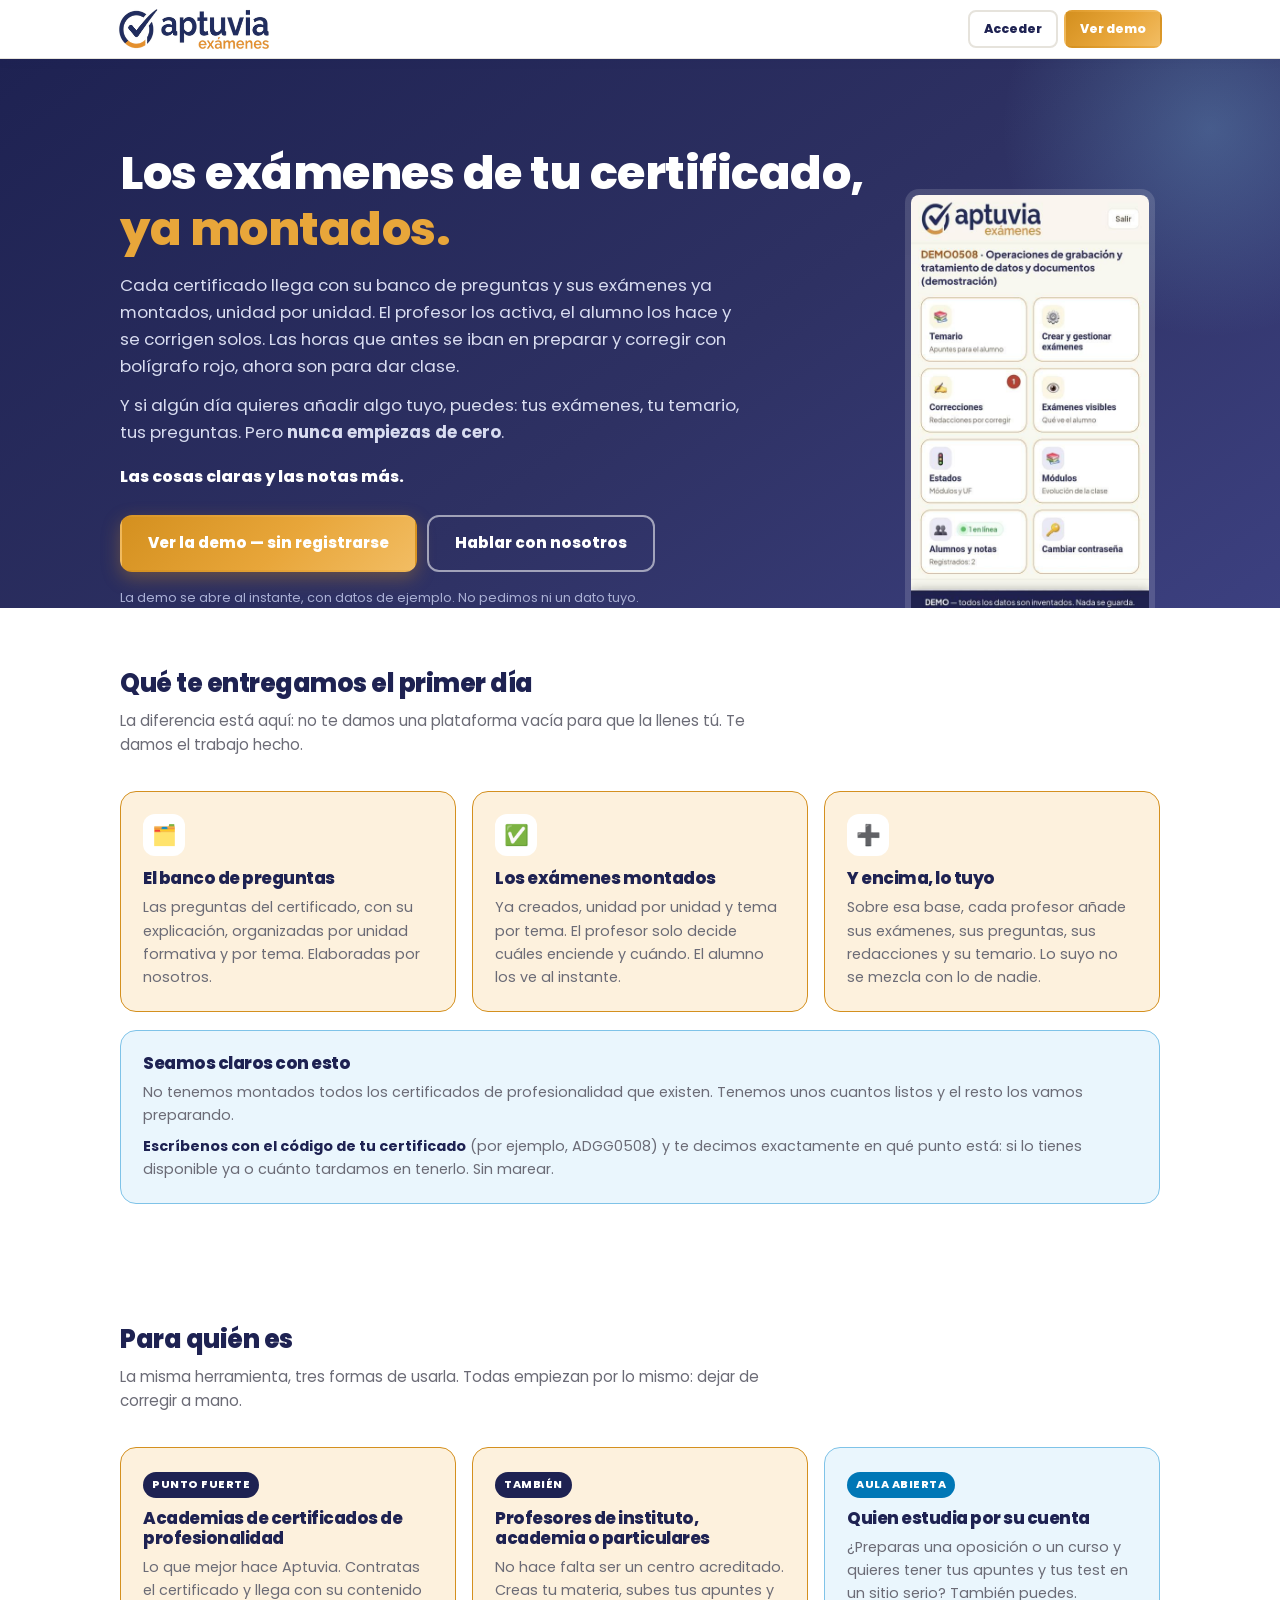
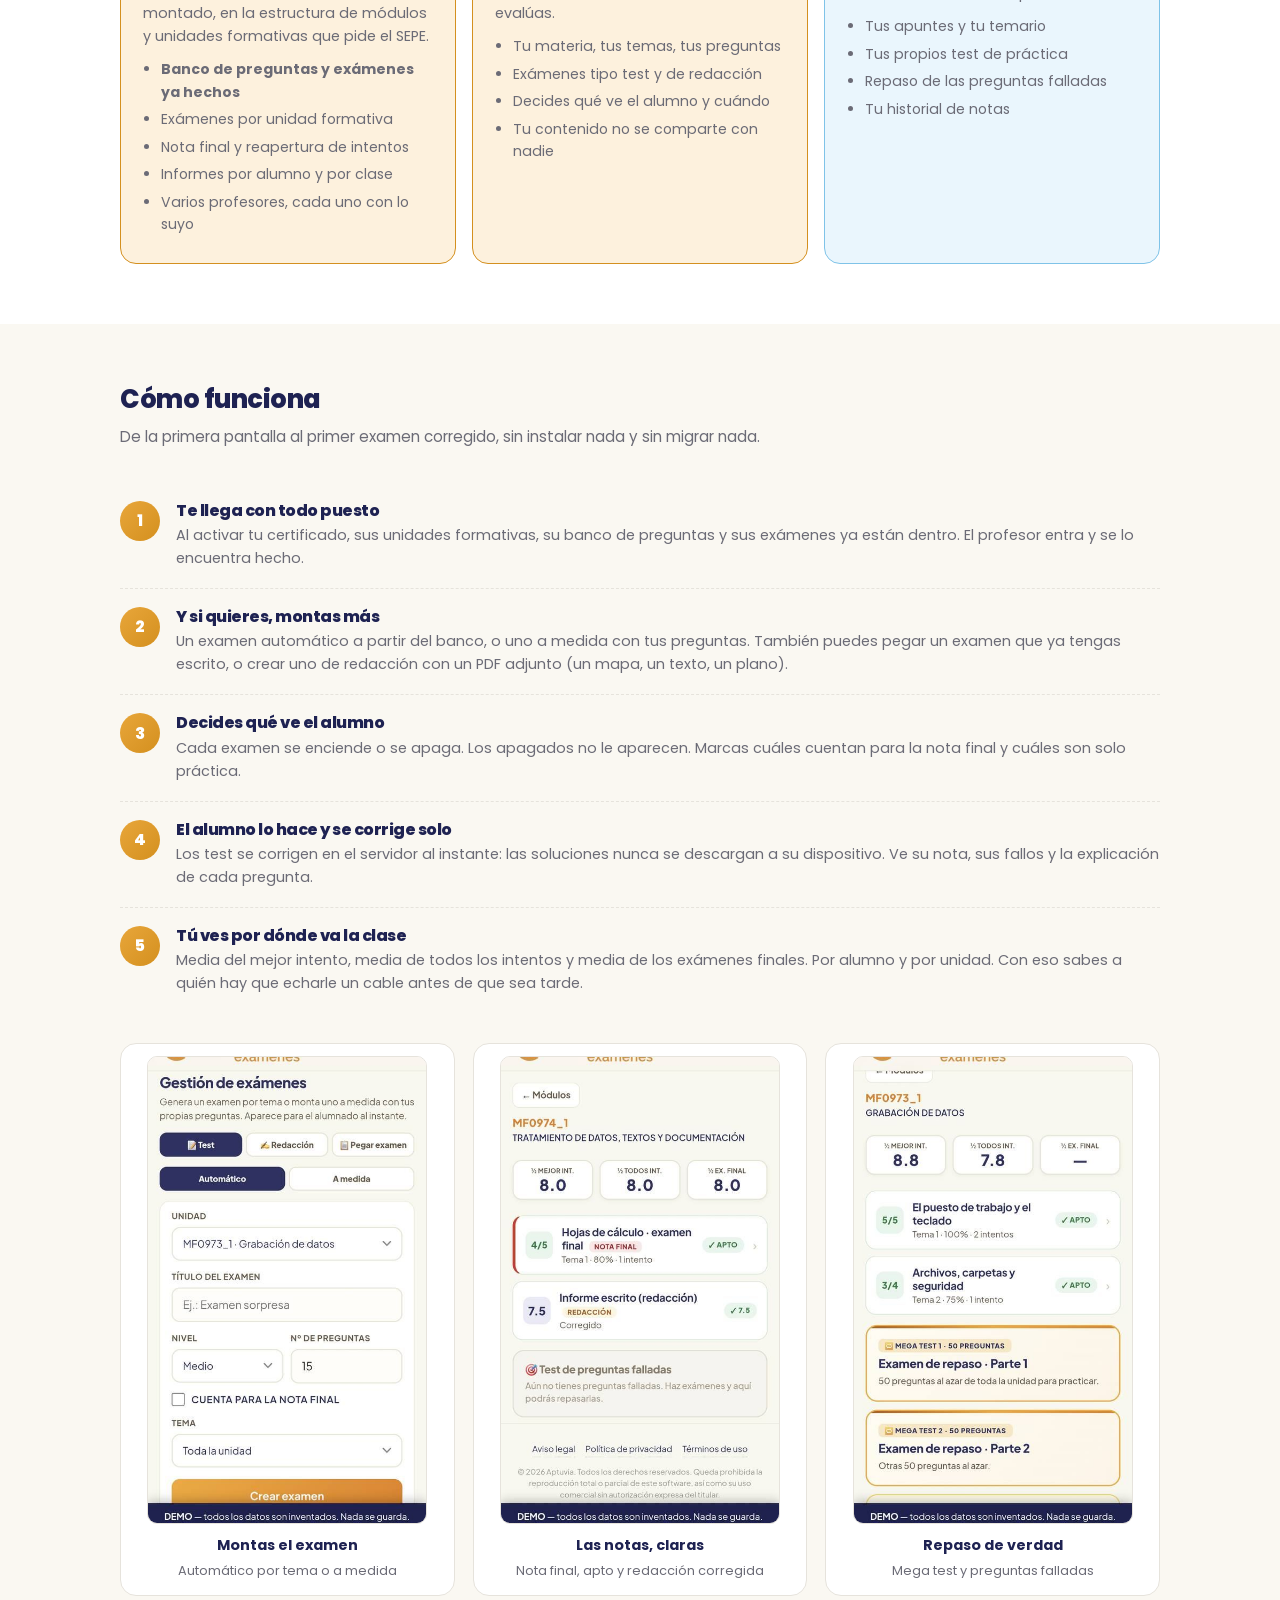
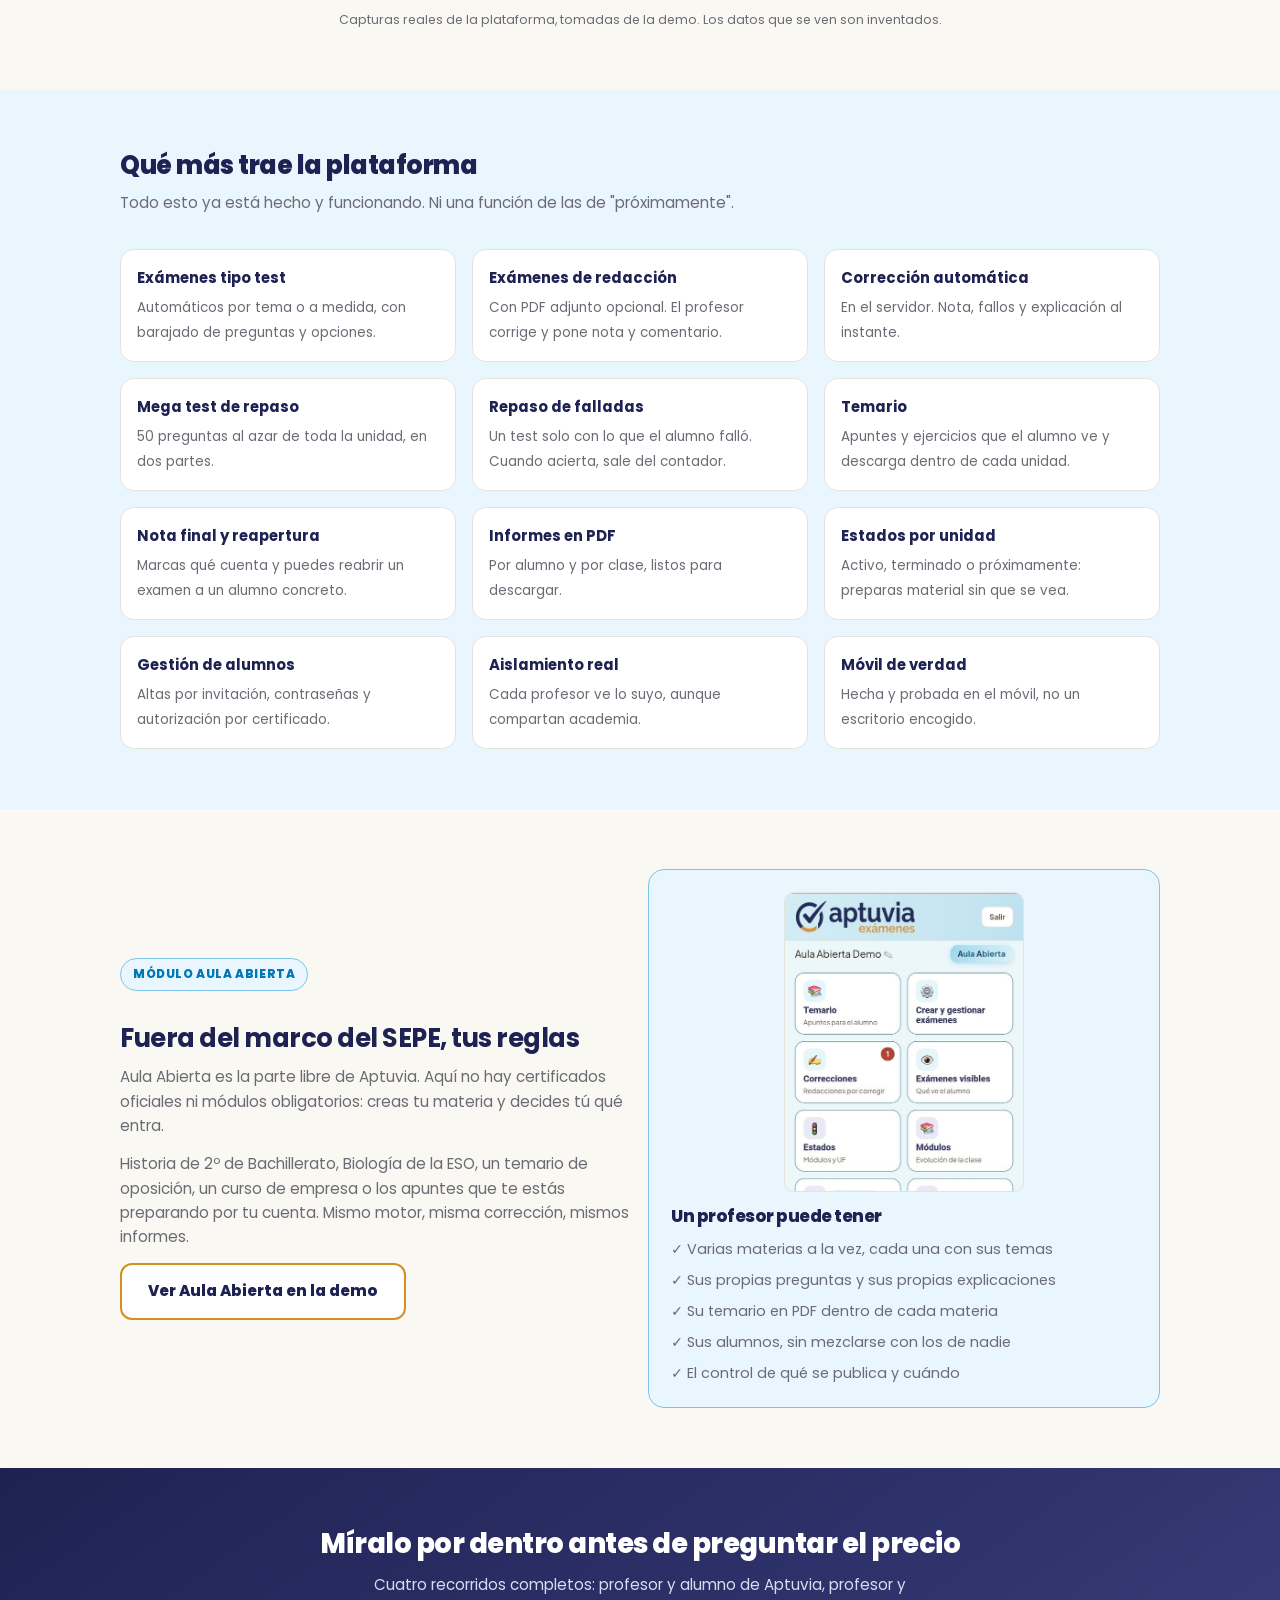
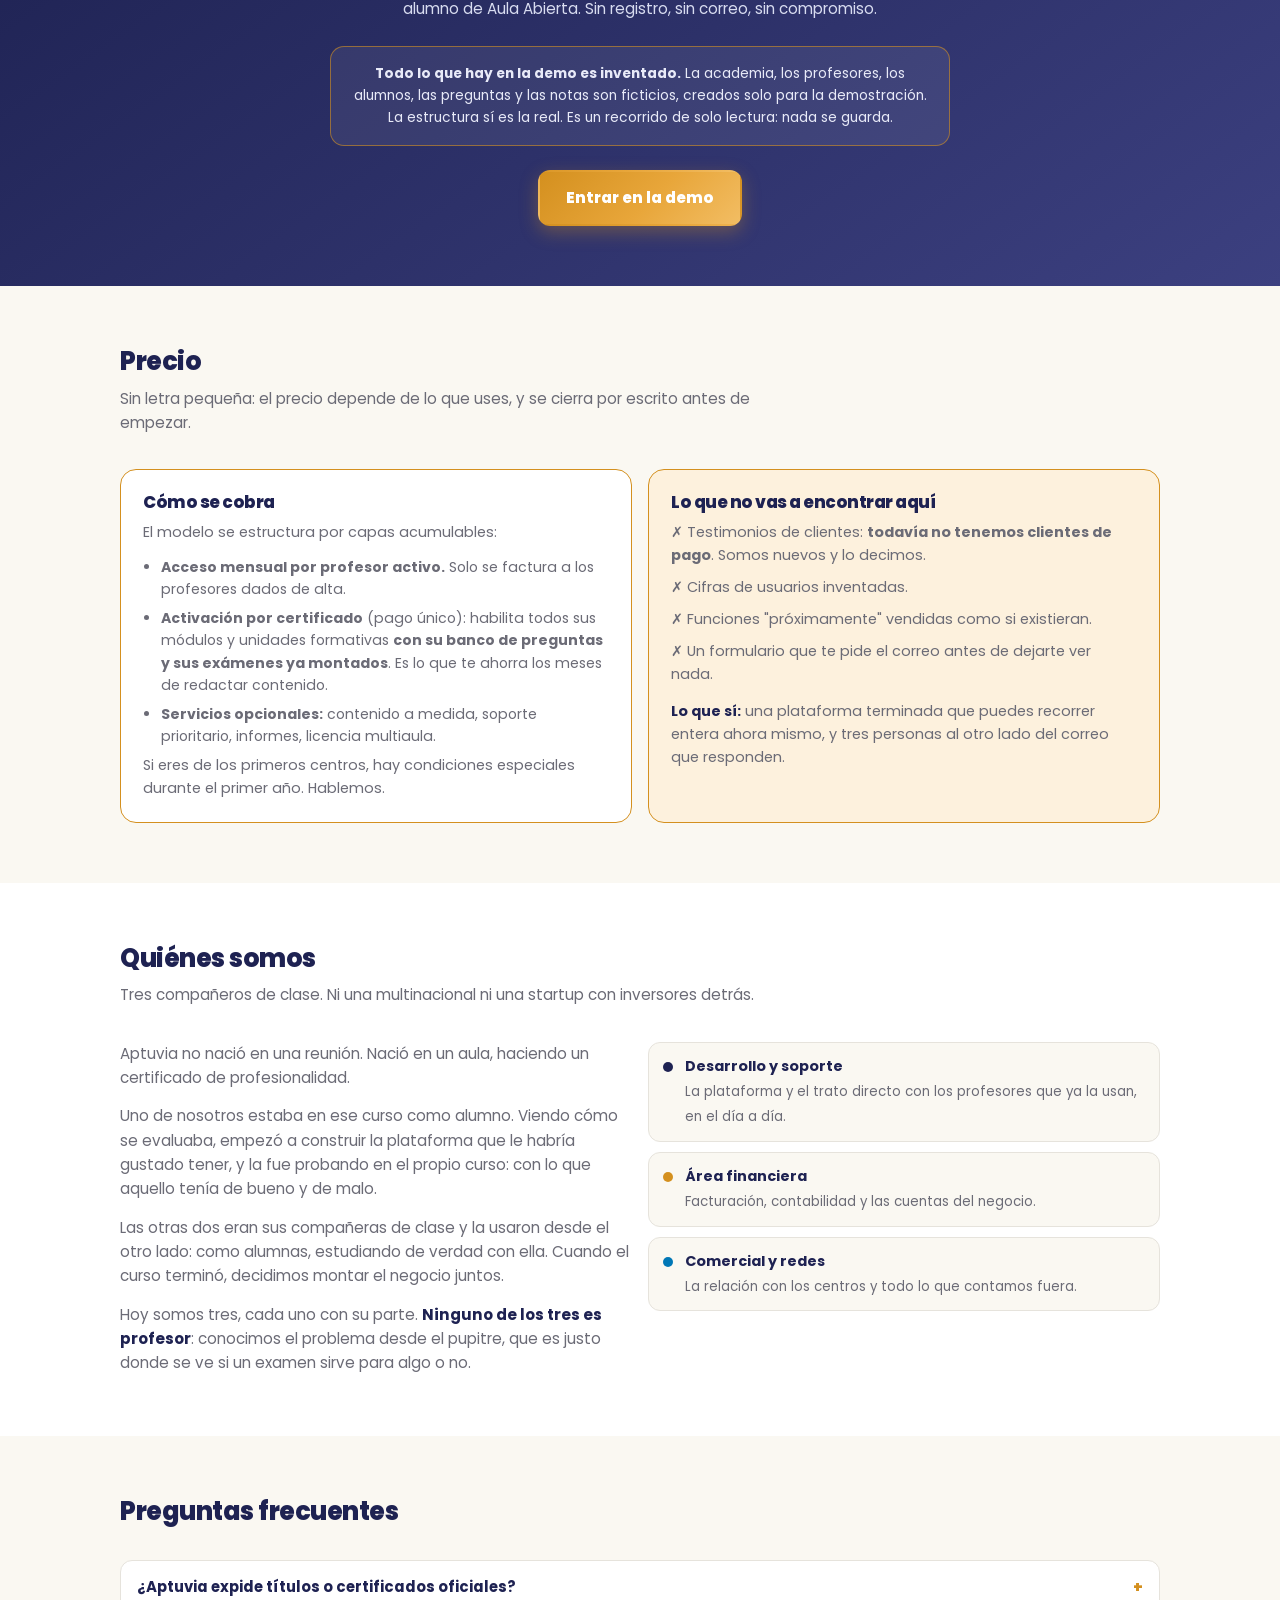
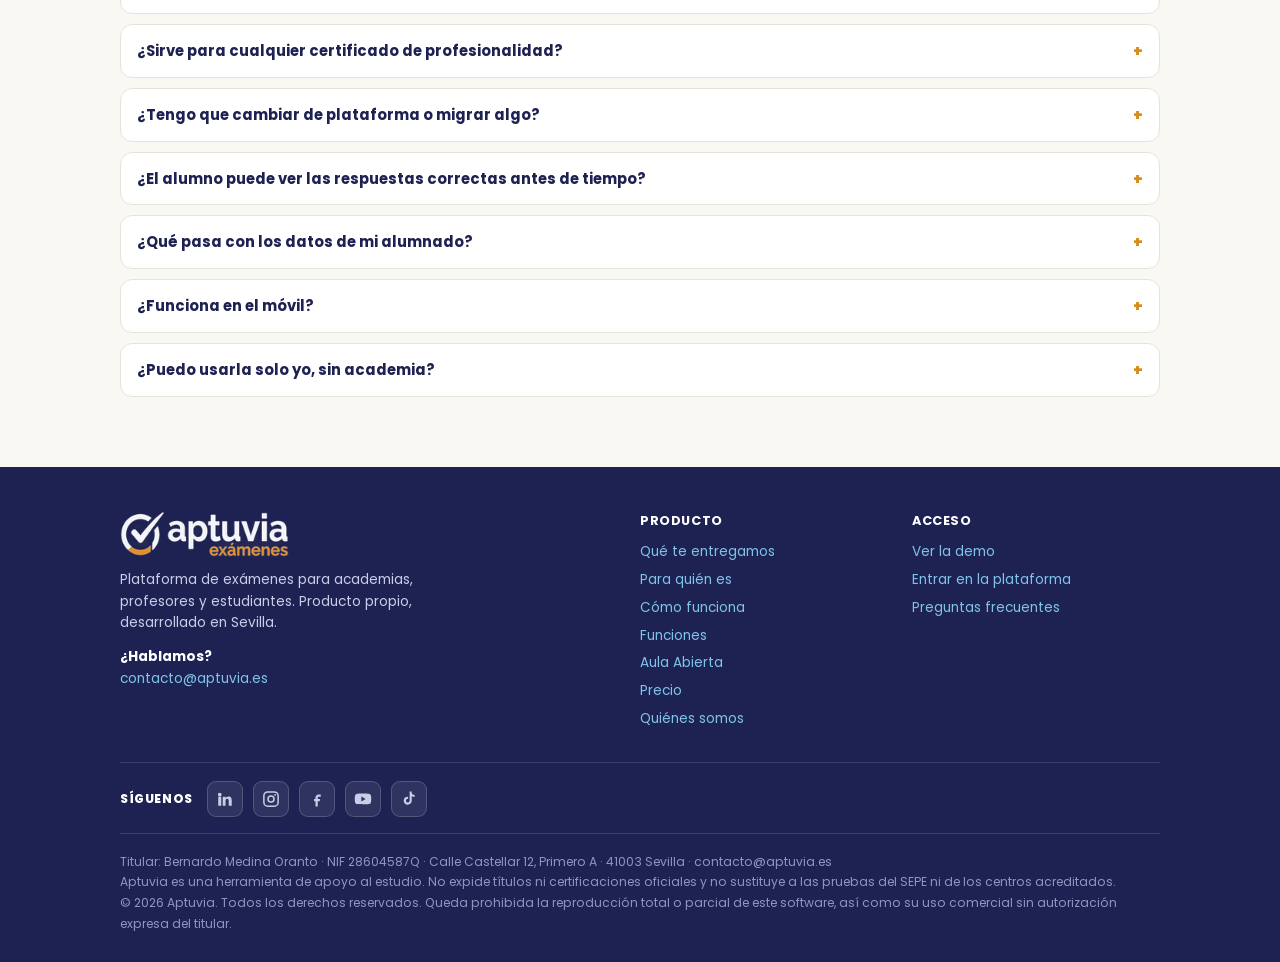
<file: index.html>
<!DOCTYPE html>
<html lang="es">
<head>
<meta charset="utf-8">
<meta name="viewport" content="width=device-width, initial-scale=1">
<title>Aptuvia · Plataforma de exámenes para academias, profesores y opositores</title>
<meta name="description" content="Crea tus exámenes, sube tu temario y deja que la plataforma corrija. Para academias de certificados de profesionalidad, profesores de instituto, particulares y opositores. Pruébala sin registrarte.">
<link rel="preload" as="image" href="/img/captura-panel-profesor.jpg" fetchpriority="high">
<link rel="manifest" href="/site.webmanifest">
<link rel="icon" type="image/png" sizes="192x192" href="/icon-192.png">
<link rel="apple-touch-icon" href="/icon-192.png">
<meta name="theme-color" content="#1e2252">
<link rel="canonical" href="https://aptuvia.es/">
<meta property="og:type" content="website">
<meta property="og:title" content="Aptuvia · Plataforma de exámenes">
<meta property="og:description" content="Crea tus exámenes, sube tu temario y deja que la plataforma corrija. Pruébala sin registrarte.">
<meta property="og:url" content="https://aptuvia.es/">
<meta property="og:locale" content="es_ES">
<meta property="og:site_name" content="Aptuvia">
<meta property="og:image" content="https://aptuvia.es/img/og-aptuvia.jpg">
<meta property="og:image:width" content="1200">
<meta property="og:image:height" content="630">
<meta property="og:image:alt" content="Aptuvia · Los exámenes de tu certificado, ya montados">
<meta name="twitter:card" content="summary_large_image">
<meta name="twitter:title" content="Aptuvia · Plataforma de exámenes">
<meta name="twitter:description" content="Crea tus exámenes, sube tu temario y deja que la plataforma corrija. Pruébala sin registrarte.">
<meta name="twitter:image" content="https://aptuvia.es/img/og-aptuvia.jpg">
<link rel="preconnect" href="https://fonts.googleapis.com">
<link rel="preconnect" href="https://fonts.gstatic.com" crossorigin>
<link href="https://fonts.googleapis.com/css2?family=Poppins:wght@400;600;800&display=swap" rel="stylesheet">
<style>
:root{
  --navy:#1e2252; --navy-2:#2e3163; --navy-3:#3c4080;
  --honey:#d4901f; --honey-2:#e8a63a; --honey-tint:#fdf1dd;
  --celeste:#7fc3e8; --celeste-1:#eaf6fd; --celeste-2:#0077b6;
  --ink:#22242e; --ink-soft:#6b6b76; --line:#e6e3dc; --paper:#faf8f2; --white:#fff;
}
*{box-sizing:border-box;margin:0;padding:0}
html{scroll-behavior:smooth}
body{font-family:'Poppins',system-ui,-apple-system,sans-serif;color:var(--ink);background:var(--paper);line-height:1.6;-webkit-font-smoothing:antialiased}
.wrap{max-width:1080px;margin:0 auto;padding:0 20px}
a{color:inherit}
h1,h2,h3{line-height:1.2;letter-spacing:-.5px}
.btn{display:inline-block;padding:14px 26px;border-radius:12px;font-weight:800;font-size:.95rem;text-decoration:none;border:2px solid transparent;cursor:pointer;transition:transform .12s}
.btn:active{transform:translateY(1px)}
.btn-honey{background:linear-gradient(135deg,var(--honey) 0%,var(--honey-2) 55%,#f2bd63 100%);color:#fff;box-shadow:0 6px 18px rgba(212,144,31,.35)}
.btn-ghost{background:transparent;color:#fff;border-color:rgba(255,255,255,.55)}
.btn-navy{background:var(--navy);color:#fff}
.btn-out{background:#fff;color:var(--navy);border-color:var(--honey)}

/* ── cabecera ── */
header{position:sticky;top:0;z-index:50;background:rgba(255,255,255,.97);backdrop-filter:blur(6px);border-bottom:1px solid var(--line);box-shadow:0 2px 10px rgba(30,34,82,.06)}
.nav{display:flex;align-items:center;justify-content:space-between;gap:10px;padding:8px 18px;min-width:0}
.logo{display:flex;align-items:center;text-decoration:none;flex:0 1 auto;min-width:0}
.logo img{height:32px;width:auto;display:block;max-width:100%}
.nav-links{display:none;gap:20px;font-size:.86rem;font-weight:600}
.nav-links a{color:var(--navy);text-decoration:none}
.nav-links a:hover{color:var(--honey)}
.nav-cta{display:flex;gap:6px;flex:0 0 auto}
.nav-cta .btn{padding:6px 10px;font-size:.72rem;border-radius:8px;box-shadow:none}
.btn-nav{background:#fff;color:var(--navy);border-color:var(--line)}
.btn-nav:hover{border-color:var(--honey)}
@media(min-width:520px){ .nav-cta .btn{padding:7px 14px;font-size:.78rem} .logo img{height:36px} }
@media(min-width:900px){ .nav-links{display:flex} .logo img{height:42px} }

/* ── hero ── */
.hero{background:linear-gradient(145deg,var(--navy) 0%,var(--navy-2) 55%,var(--navy-3) 100%);color:#fff;padding:64px 0 72px;position:relative;overflow:hidden}
.hero::after{content:'';position:absolute;right:-140px;top:-140px;width:420px;height:420px;border-radius:50%;background:radial-gradient(circle,rgba(127,195,232,.28),transparent 70%)}
.hero-in{position:relative;z-index:2;max-width:760px}
.eyebrow{display:inline-block;background:rgba(127,195,232,.18);border:1px solid rgba(127,195,232,.5);color:var(--celeste);font-size:.74rem;font-weight:800;letter-spacing:.6px;text-transform:uppercase;padding:6px 12px;border-radius:99px;margin-bottom:18px}
.hero h1{font-size:2.1rem;font-weight:800;margin-bottom:16px}
.hero h1 em{font-style:normal;color:var(--honey-2)}
.hero p.lead{font-size:1.05rem;color:#d8dcf0;margin-bottom:12px;max-width:620px}
.hero .claim{font-weight:800;color:#fff;margin:18px 0 26px;font-size:1rem}
.hero-cta{display:flex;gap:10px;flex-wrap:wrap}
.hero-note{margin-top:16px;font-size:.8rem;color:#aab0d4}
@media(min-width:760px){ .hero h1{font-size:2.9rem} .hero{padding:86px 0 96px} }

/* ── secciones ── */
section{padding:60px 0}
.sec-head{max-width:640px;margin-bottom:34px}
.sec-head h2{font-size:1.6rem;font-weight:800;color:var(--navy);margin-bottom:10px}
.sec-head p{color:var(--ink-soft);font-size:.95rem}
.grid{display:grid;gap:16px}
@media(min-width:760px){ .grid-3{grid-template-columns:repeat(3,1fr)} .grid-2{grid-template-columns:repeat(2,1fr)} }

.card{background:#fff;border:1.5px solid var(--line);border-radius:16px;padding:22px}
.card h3{font-size:1.05rem;font-weight:800;color:var(--navy);margin-bottom:8px}
.card p{font-size:.9rem;color:var(--ink-soft)}
.card .ico{width:42px;height:42px;border-radius:12px;display:flex;align-items:center;justify-content:center;font-size:1.25rem;margin-bottom:12px}

/* para quién */
.who{background:#fff}
.who .card{border-color:var(--honey);background:var(--honey-tint)}
.who .card.aa{border-color:var(--celeste);background:var(--celeste-1)}
.who .tag{display:inline-block;font-size:.68rem;font-weight:800;letter-spacing:.5px;text-transform:uppercase;padding:4px 9px;border-radius:99px;margin-bottom:10px;background:var(--navy);color:#fff}
.who .card.aa .tag{background:var(--celeste-2)}
.who ul{margin:10px 0 0 18px;font-size:.88rem;color:var(--ink-soft)}
.who li{margin-bottom:5px}

/* pasos */
.steps{counter-reset:s}
.step{display:flex;gap:16px;align-items:flex-start;padding:18px 0;border-bottom:1px dashed var(--line)}
.step:last-child{border-bottom:0}
.step .n{counter-increment:s;flex:0 0 40px;height:40px;border-radius:50%;background:linear-gradient(135deg,var(--honey-2),var(--honey));color:#fff;font-weight:800;display:flex;align-items:center;justify-content:center}
.step .n::before{content:counter(s)}
.step h3{font-size:1rem;font-weight:800;color:var(--navy);margin-bottom:4px}
.step p{font-size:.9rem;color:var(--ink-soft)}

/* funciones */
.feats{background:var(--celeste-1)}
.feat{background:#fff;border:1.5px solid var(--line);border-radius:14px;padding:16px}
.feat b{display:block;color:var(--navy);font-size:.93rem;margin-bottom:4px}
.feat span{font-size:.84rem;color:var(--ink-soft)}

/* demo */
.demo{background:linear-gradient(145deg,var(--navy),var(--navy-3));color:#fff;text-align:center}
.demo h2{font-size:1.7rem;font-weight:800;margin-bottom:12px}
.demo p{color:#d8dcf0;max-width:560px;margin:0 auto 24px;font-size:.95rem}
.demo .box{background:rgba(255,255,255,.07);border:1.5px solid rgba(212,144,31,.6);border-radius:14px;padding:16px;max-width:620px;margin:0 auto 24px;font-size:.86rem;color:#e8eaf8}

/* precio */
.price .card{border-color:var(--honey)}
.price ul{margin:12px 0 0 18px;font-size:.88rem;color:var(--ink-soft)}
.price li{margin-bottom:6px}

/* faq */
details{background:#fff;border:1.5px solid var(--line);border-radius:12px;padding:14px 16px;margin-bottom:10px}
details[open]{border-color:var(--honey)}
summary{font-weight:700;color:var(--navy);cursor:pointer;font-size:.93rem;list-style:none}
summary::-webkit-details-marker{display:none}
summary::after{content:'+';float:right;color:var(--honey);font-weight:800}
details[open] summary::after{content:'−'}
details p{margin-top:10px;font-size:.88rem;color:var(--ink-soft)}

/* roles del equipo */
.roles{display:grid;gap:10px}
.role{display:flex;gap:12px;align-items:flex-start;background:var(--paper);border:1.5px solid var(--line);border-radius:12px;padding:12px 14px}
.role .dot{flex:0 0 10px;height:10px;border-radius:50%;margin-top:7px}
.role b{display:block;color:var(--navy);font-size:.9rem}
.role span{font-size:.83rem;color:var(--ink-soft)}
/* capturas */
.shots{display:grid;gap:18px;margin-top:8px}
@media(min-width:760px){ .shots{grid-template-columns:repeat(3,1fr)} }
.shot{background:#fff;border:1.5px solid var(--line);border-radius:16px;padding:12px;text-align:center}
.shot img{width:100%;max-width:280px;height:auto;border-radius:10px;border:1px solid var(--line);display:block;margin:0 auto 10px}
.shot b{display:block;color:var(--navy);font-size:.9rem}
.shot span{font-size:.8rem;color:var(--ink-soft)}
.hero-shot{display:none}
@media(min-width:980px){
  .hero{padding-bottom:0}
  .hero-flex{display:flex;gap:40px;align-items:flex-end}
  .hero-shot{display:block;flex:0 0 250px;position:relative;z-index:3}
  .hero-shot img{width:250px;border-radius:14px 14px 0 0;border:6px solid rgba(255,255,255,.14);border-bottom:0;display:block}
}
/* footer */
footer{background:var(--navy);color:#c9cde8;padding:44px 0 28px;font-size:.85rem}
footer a{color:var(--celeste);text-decoration:none}
.foot-grid{display:grid;gap:24px;margin-bottom:26px}
@media(min-width:760px){ .foot-grid{grid-template-columns:2fr 1fr 1fr} }
footer h4{color:#fff;font-size:.8rem;text-transform:uppercase;letter-spacing:.6px;margin-bottom:10px}
footer ul{list-style:none}
footer li{margin-bottom:6px}
.rs-ico{display:flex;align-items:center;justify-content:center;width:36px;height:36px;border-radius:9px;background:rgba(255,255,255,.08);border:1px solid rgba(255,255,255,.18);color:#c9cde8;transition:background .15s,color .15s}
.rs-ico:hover{background:var(--honey);color:#fff}
.legal{border-top:1px solid rgba(255,255,255,.14);padding-top:18px;font-size:.76rem;color:#8f95bf;line-height:1.7}
</style>
<script type="application/ld+json">
{"@context":"https://schema.org","@graph":[{"@type":"Organization","@id":"https://aptuvia.es/#org","name":"Aptuvia","alternateName":"Aptuvia Exámenes","url":"https://aptuvia.es/","logo":{"@type":"ImageObject","url":"https://aptuvia.es/icon-192.png","width":192,"height":192},"image":"https://aptuvia.es/icon-192.png","description":"Plataforma de exámenes para academias de certificados de profesionalidad, profesores y opositores.","email":"contacto@aptuvia.es"},{"@type":"WebSite","@id":"https://aptuvia.es/#website","name":"Aptuvia","url":"https://aptuvia.es/","publisher":{"@id":"https://aptuvia.es/#org"},"inLanguage":"es-ES"}]}
</script>
</head>
<body>

<header>
  <div class="wrap nav">
    <a class="logo" href="/"><img src="/img/logo-aptuvia.png" alt="Aptuvia · Plataforma de exámenes" width="300" height="83"></a>
    <div class="nav-cta">
      <a class="btn btn-nav" href="/app.html">Acceder</a>
      <a class="btn btn-honey" href="/app.html#demo">Ver demo</a>
    </div>
  </div>
</header>

<section class="hero">
  <div class="wrap hero-flex"><div class="hero-in">
    <h1>Los exámenes de tu certificado,<br><em>ya montados.</em></h1>
    <p class="lead">Cada certificado llega con su banco de preguntas y sus exámenes ya montados, unidad por unidad. El profesor los activa, el alumno los hace y se corrigen solos. Las horas que antes se iban en preparar y corregir con bolígrafo rojo, ahora son para dar clase.</p>
    <p class="lead">Y si algún día quieres añadir algo tuyo, puedes: tus exámenes, tu temario, tus preguntas. Pero <b>nunca empiezas de cero</b>.</p>
    <p class="claim">Las cosas claras y las notas más.</p>
    <div class="hero-cta">
      <a class="btn btn-honey" href="/app.html#demo">Ver la demo — sin registrarse</a>
      <a class="btn btn-ghost" href="#contacto">Hablar con nosotros</a>
    </div>
    <p class="hero-note">La demo se abre al instante, con datos de ejemplo. No pedimos ni un dato tuyo.</p>
    </div>
    <div class="hero-shot"><img src="/img/captura-panel-profesor.jpg" alt="Panel del profesor en Aptuvia" loading="eager" fetchpriority="high" decoding="async" width="250" height="419"></div>
  </div>
</section>

<section id="que-entregamos" style="background:#fff">
  <div class="wrap">
    <div class="sec-head">
      <h2>Qué te entregamos el primer día</h2>
      <p>La diferencia está aquí: no te damos una plataforma vacía para que la llenes tú. Te damos el trabajo hecho.</p>
    </div>
    <div class="grid grid-3">
      <div class="card" style="border-color:var(--honey);background:var(--honey-tint)">
        <div class="ico" style="background:#fff">🗂️</div>
        <h3>El banco de preguntas</h3>
        <p>Las preguntas del certificado, con su explicación, organizadas por unidad formativa y por tema. Elaboradas por nosotros.</p>
      </div>
      <div class="card" style="border-color:var(--honey);background:var(--honey-tint)">
        <div class="ico" style="background:#fff">✅</div>
        <h3>Los exámenes montados</h3>
        <p>Ya creados, unidad por unidad y tema por tema. El profesor solo decide cuáles enciende y cuándo. El alumno los ve al instante.</p>
      </div>
      <div class="card" style="border-color:var(--honey);background:var(--honey-tint)">
        <div class="ico" style="background:#fff">➕</div>
        <h3>Y encima, lo tuyo</h3>
        <p>Sobre esa base, cada profesor añade sus exámenes, sus preguntas, sus redacciones y su temario. Lo suyo no se mezcla con lo de nadie.</p>
      </div>
    </div>
    <div class="card" style="margin-top:18px;border-color:var(--celeste);background:var(--celeste-1)">
      <h3>Seamos claros con esto</h3>
      <p style="margin-bottom:8px">No tenemos montados todos los certificados de profesionalidad que existen. Tenemos unos cuantos listos y el resto los vamos preparando.</p>
      <p><b style="color:var(--navy)">Escríbenos con el código de tu certificado</b> (por ejemplo, ADGG0508) y te decimos exactamente en qué punto está: si lo tienes disponible ya o cuánto tardamos en tenerlo. Sin marear.</p>
    </div>
  </div>
</section>

<section class="who" id="para-quien">
  <div class="wrap">
    <div class="sec-head">
      <h2>Para quién es</h2>
      <p>La misma herramienta, tres formas de usarla. Todas empiezan por lo mismo: dejar de corregir a mano.</p>
    </div>
    <div class="grid grid-3">
      <div class="card">
        <span class="tag">Punto fuerte</span>
        <h3>Academias de certificados de profesionalidad</h3>
        <p>Lo que mejor hace Aptuvia. Contratas el certificado y llega con su contenido montado, en la estructura de módulos y unidades formativas que pide el SEPE.</p>
        <ul>
          <li><b>Banco de preguntas y exámenes ya hechos</b></li>
          <li>Exámenes por unidad formativa</li>
          <li>Nota final y reapertura de intentos</li>
          <li>Informes por alumno y por clase</li>
          <li>Varios profesores, cada uno con lo suyo</li>
        </ul>
      </div>
      <div class="card">
        <span class="tag">También</span>
        <h3>Profesores de instituto, academia o particulares</h3>
        <p>No hace falta ser un centro acreditado. Creas tu materia, subes tus apuntes y evalúas.</p>
        <ul>
          <li>Tu materia, tus temas, tus preguntas</li>
          <li>Exámenes tipo test y de redacción</li>
          <li>Decides qué ve el alumno y cuándo</li>
          <li>Tu contenido no se comparte con nadie</li>
        </ul>
      </div>
      <div class="card aa">
        <span class="tag">Aula Abierta</span>
        <h3>Quien estudia por su cuenta</h3>
        <p>¿Preparas una oposición o un curso y quieres tener tus apuntes y tus test en un sitio serio? También puedes.</p>
        <ul>
          <li>Tus apuntes y tu temario</li>
          <li>Tus propios test de práctica</li>
          <li>Repaso de las preguntas falladas</li>
          <li>Tu historial de notas</li>
        </ul>
      </div>
    </div>
  </div>
</section>

<section id="como">
  <div class="wrap">
    <div class="sec-head">
      <h2>Cómo funciona</h2>
      <p>De la primera pantalla al primer examen corregido, sin instalar nada y sin migrar nada.</p>
    </div>
    <div class="steps">
      <div class="step"><div class="n"></div><div>
        <h3>Te llega con todo puesto</h3>
        <p>Al activar tu certificado, sus unidades formativas, su banco de preguntas y sus exámenes ya están dentro. El profesor entra y se lo encuentra hecho.</p>
      </div></div>
      <div class="step"><div class="n"></div><div>
        <h3>Y si quieres, montas más</h3>
        <p>Un examen automático a partir del banco, o uno a medida con tus preguntas. También puedes pegar un examen que ya tengas escrito, o crear uno de redacción con un PDF adjunto (un mapa, un texto, un plano).</p>
      </div></div>
      <div class="step"><div class="n"></div><div>
        <h3>Decides qué ve el alumno</h3>
        <p>Cada examen se enciende o se apaga. Los apagados no le aparecen. Marcas cuáles cuentan para la nota final y cuáles son solo práctica.</p>
      </div></div>
      <div class="step"><div class="n"></div><div>
        <h3>El alumno lo hace y se corrige solo</h3>
        <p>Los test se corrigen en el servidor al instante: las soluciones nunca se descargan a su dispositivo. Ve su nota, sus fallos y la explicación de cada pregunta.</p>
      </div></div>
      <div class="step"><div class="n"></div><div>
        <h3>Tú ves por dónde va la clase</h3>
        <p>Media del mejor intento, media de todos los intentos y media de los exámenes finales. Por alumno y por unidad. Con eso sabes a quién hay que echarle un cable antes de que sea tarde.</p>
      </div></div>
    </div>

    <div class="shots" style="margin-top:30px">
      <div class="shot"><img src="/img/captura-crear-examen.jpg" alt="Pantalla de creación de exámenes de Aptuvia" loading="lazy" decoding="async" width="520" height="872">
        <b>Montas el examen</b><span>Automático por tema o a medida</span></div>
      <div class="shot"><img src="/img/captura-notas.jpg" alt="Notas por unidad y nota final en Aptuvia" loading="lazy" decoding="async" width="520" height="872">
        <b>Las notas, claras</b><span>Nota final, apto y redacción corregida</span></div>
      <div class="shot"><img src="/img/captura-megatest.jpg" alt="Mega test de repaso y preguntas falladas en Aptuvia" loading="lazy" decoding="async" width="520" height="872">
        <b>Repaso de verdad</b><span>Mega test y preguntas falladas</span></div>
    </div>
    <p style="text-align:center;font-size:.78rem;color:var(--ink-soft);margin-top:14px">Capturas reales de la plataforma, tomadas de la demo. Los datos que se ven son inventados.</p>
  </div>
</section>

<section class="feats" id="funciones">
  <div class="wrap">
    <div class="sec-head">
      <h2>Qué más trae la plataforma</h2>
      <p>Todo esto ya está hecho y funcionando. Ni una función de las de "próximamente".</p>
    </div>
    <div class="grid grid-3">
      <div class="feat"><b>Exámenes tipo test</b><span>Automáticos por tema o a medida, con barajado de preguntas y opciones.</span></div>
      <div class="feat"><b>Exámenes de redacción</b><span>Con PDF adjunto opcional. El profesor corrige y pone nota y comentario.</span></div>
      <div class="feat"><b>Corrección automática</b><span>En el servidor. Nota, fallos y explicación al instante.</span></div>
      <div class="feat"><b>Mega test de repaso</b><span>50 preguntas al azar de toda la unidad, en dos partes.</span></div>
      <div class="feat"><b>Repaso de falladas</b><span>Un test solo con lo que el alumno falló. Cuando acierta, sale del contador.</span></div>
      <div class="feat"><b>Temario</b><span>Apuntes y ejercicios que el alumno ve y descarga dentro de cada unidad.</span></div>
      <div class="feat"><b>Nota final y reapertura</b><span>Marcas qué cuenta y puedes reabrir un examen a un alumno concreto.</span></div>
      <div class="feat"><b>Informes en PDF</b><span>Por alumno y por clase, listos para descargar.</span></div>
      <div class="feat"><b>Estados por unidad</b><span>Activo, terminado o próximamente: preparas material sin que se vea.</span></div>
      <div class="feat"><b>Gestión de alumnos</b><span>Altas por invitación, contraseñas y autorización por certificado.</span></div>
      <div class="feat"><b>Aislamiento real</b><span>Cada profesor ve lo suyo, aunque compartan academia.</span></div>
      <div class="feat"><b>Móvil de verdad</b><span>Hecha y probada en el móvil, no un escritorio encogido.</span></div>
    </div>
  </div>
</section>

<section id="aula-abierta">
  <div class="wrap">
    <div class="grid grid-2" style="align-items:center">
      <div>
        <span class="eyebrow" style="background:var(--celeste-1);border-color:var(--celeste);color:var(--celeste-2)">Módulo Aula Abierta</span>
        <h2 style="font-size:1.6rem;color:var(--navy);margin:14px 0 12px">Fuera del marco del SEPE, tus reglas</h2>
        <p style="color:var(--ink-soft);font-size:.95rem;margin-bottom:14px">Aula Abierta es la parte libre de Aptuvia. Aquí no hay certificados oficiales ni módulos obligatorios: creas tu materia y decides tú qué entra.</p>
        <p style="color:var(--ink-soft);font-size:.95rem;margin-bottom:14px">Historia de 2º de Bachillerato, Biología de la ESO, un temario de oposición, un curso de empresa o los apuntes que te estás preparando por tu cuenta. Mismo motor, misma corrección, mismos informes.</p>
        <a class="btn btn-out" href="/app.html#demo">Ver Aula Abierta en la demo</a>
      </div>
      <div class="card" style="border-color:var(--celeste);background:var(--celeste-1)">
        <img src="/img/captura-aula-abierta.jpg" alt="Panel del profesor en Aula Abierta" loading="lazy" decoding="async" width="520" height="1033" style="width:100%;max-width:240px;height:300px;object-fit:cover;object-position:top;border-radius:10px;border:1px solid var(--line);display:block;margin:0 auto 14px">
        <h3 style="margin-bottom:12px">Un profesor puede tener</h3>
        <p style="margin-bottom:8px">✓ Varias materias a la vez, cada una con sus temas</p>
        <p style="margin-bottom:8px">✓ Sus propias preguntas y sus propias explicaciones</p>
        <p style="margin-bottom:8px">✓ Su temario en PDF dentro de cada materia</p>
        <p style="margin-bottom:8px">✓ Sus alumnos, sin mezclarse con los de nadie</p>
        <p>✓ El control de qué se publica y cuándo</p>
      </div>
    </div>
  </div>
</section>

<section class="demo">
  <div class="wrap">
    <h2>Míralo por dentro antes de preguntar el precio</h2>
    <p>Cuatro recorridos completos: profesor y alumno de Aptuvia, profesor y alumno de Aula Abierta. Sin registro, sin correo, sin compromiso.</p>
    <div class="box">
      <b>Todo lo que hay en la demo es inventado.</b> La academia, los profesores, los alumnos, las preguntas y las notas son ficticios, creados solo para la demostración. La estructura sí es la real. Es un recorrido de solo lectura: nada se guarda.
    </div>
    <a class="btn btn-honey" href="/app.html#demo">Entrar en la demo</a>
  </div>
</section>

<section class="price" id="precio">
  <div class="wrap">
    <div class="sec-head">
      <h2>Precio</h2>
      <p>Sin letra pequeña: el precio depende de lo que uses, y se cierra por escrito antes de empezar.</p>
    </div>
    <div class="grid grid-2">
      <div class="card">
        <h3>Cómo se cobra</h3>
        <p>El modelo se estructura por capas acumulables:</p>
        <ul>
          <li><b>Acceso mensual por profesor activo.</b> Solo se factura a los profesores dados de alta.</li>
          <li><b>Activación por certificado</b> (pago único): habilita todos sus módulos y unidades formativas <b>con su banco de preguntas y sus exámenes ya montados</b>. Es lo que te ahorra los meses de redactar contenido.</li>
          <li><b>Servicios opcionales:</b> contenido a medida, soporte prioritario, informes, licencia multiaula.</li>
        </ul>
        <p style="margin-top:6px">Si eres de los primeros centros, hay condiciones especiales durante el primer año. Hablemos.</p>
      </div>
      <div class="card" style="border-color:var(--honey);background:var(--honey-tint)">
        <h3>Lo que no vas a encontrar aquí</h3>
        <p style="margin-bottom:9px">✗ Testimonios de clientes: <b>todavía no tenemos clientes de pago</b>. Somos nuevos y lo decimos.</p>
        <p style="margin-bottom:9px">✗ Cifras de usuarios inventadas.</p>
        <p style="margin-bottom:9px">✗ Funciones "próximamente" vendidas como si existieran.</p>
        <p style="margin-bottom:14px">✗ Un formulario que te pide el correo antes de dejarte ver nada.</p>
        <p style="font-size:.9rem"><b style="color:var(--navy)">Lo que sí:</b> una plataforma terminada que puedes recorrer entera ahora mismo, y tres personas al otro lado del correo que responden.</p>
      </div>
    </div>
  </div>
</section>

<section id="equipo" style="background:#fff">
  <div class="wrap">
    <div class="sec-head">
      <h2>Quiénes somos</h2>
      <p>Tres compañeros de clase. Ni una multinacional ni una startup con inversores detrás.</p>
    </div>
    <div class="grid grid-2" style="align-items:start">
      <div>
        <p style="font-size:.95rem;color:var(--ink-soft);margin-bottom:14px">Aptuvia no nació en una reunión. Nació en un aula, haciendo un certificado de profesionalidad.</p>
        <p style="font-size:.95rem;color:var(--ink-soft);margin-bottom:14px">Uno de nosotros estaba en ese curso como alumno. Viendo cómo se evaluaba, empezó a construir la plataforma que le habría gustado tener, y la fue probando en el propio curso: con lo que aquello tenía de bueno y de malo.</p>
        <p style="font-size:.95rem;color:var(--ink-soft);margin-bottom:14px">Las otras dos eran sus compañeras de clase y la usaron desde el otro lado: como alumnas, estudiando de verdad con ella. Cuando el curso terminó, decidimos montar el negocio juntos.</p>
        <p style="font-size:.95rem;color:var(--ink-soft);margin-bottom:0">Hoy somos tres, cada uno con su parte. <b style="color:var(--navy)">Ninguno de los tres es profesor</b>: conocimos el problema desde el pupitre, que es justo donde se ve si un examen sirve para algo o no.</p>
      </div>
      <div class="roles">
        <div class="role"><span class="dot" style="background:var(--navy)"></span><div>
          <b>Desarrollo y soporte</b>
          <span>La plataforma y el trato directo con los profesores que ya la usan, en el día a día.</span></div></div>
        <div class="role"><span class="dot" style="background:var(--honey)"></span><div>
          <b>Área financiera</b>
          <span>Facturación, contabilidad y las cuentas del negocio.</span></div></div>
        <div class="role"><span class="dot" style="background:var(--celeste-2)"></span><div>
          <b>Comercial y redes</b>
          <span>La relación con los centros y todo lo que contamos fuera.</span></div></div>
      </div>
    </div>
  </div>
</section>

<section id="faq">
  <div class="wrap">
    <div class="sec-head">
      <h2>Preguntas frecuentes</h2>
    </div>
    <details><summary>¿Aptuvia expide títulos o certificados oficiales?</summary>
      <p>No. Es una herramienta de apoyo al estudio y a la evaluación. No sustituye a las pruebas ni a las acreditaciones del SEPE ni de los centros acreditados. Superar un examen en Aptuvia no tiene validez administrativa.</p></details>
    <details><summary>¿Sirve para cualquier certificado de profesionalidad?</summary>
      <p>La estructura sí: módulos, unidades formativas, exámenes, notas e informes valen para cualquiera. Lo que varía es el contenido. Escríbenos con el código del certificado y te decimos en qué punto está.</p></details>
    <details><summary>¿Tengo que cambiar de plataforma o migrar algo?</summary>
      <p>No. Aptuvia hace exámenes; no pretende sustituir a tu gestor académico. Se abre en el navegador, no se instala nada y puedes usarla solo para la parte de evaluación.</p></details>
    <details><summary>¿El alumno puede ver las respuestas correctas antes de tiempo?</summary>
      <p>No. La corrección se hace en el servidor: las soluciones no se descargan al dispositivo del alumno. Solo ve la corrección cuando entrega.</p></details>
    <details><summary>¿Qué pasa con los datos de mi alumnado?</summary>
      <p>La academia es la responsable del tratamiento y Aptuvia actúa como encargado, tratando los datos solo para prestar el servicio. Los datos se alojan en servidores de la Unión Europea. Antes de firmar se formaliza el contrato de encargado del tratamiento que exige el RGPD.</p></details>
    <details><summary>¿Funciona en el móvil?</summary>
      <p>Sí, y no de aquella manera: está desarrollada y probada desde el móvil. También funciona en tableta y en ordenador.</p></details>
    <details><summary>¿Puedo usarla solo yo, sin academia?</summary>
      <p>Sí, con Aula Abierta. Creas tus materias, subes tu temario y montas tus test. Escríbenos y te contamos cómo.</p></details>
  </div>
</section>

<footer id="contacto">
  <div class="wrap">
    <div class="foot-grid">
      <div>
        <a class="logo" href="/" style="margin-bottom:12px"><img src="/img/logo-aptuvia-footer.png" alt="Aptuvia" width="220" height="60" style="height:46px"></a>
        <p style="margin-top:10px;max-width:340px">Plataforma de exámenes para academias, profesores y estudiantes. Producto propio, desarrollado en Sevilla.</p>
        <p style="margin-top:12px"><b style="color:#fff">¿Hablamos?</b><br>
          <a href="mailto:contacto@aptuvia.es">contacto@aptuvia.es</a></p>
      </div>
      <div>
        <h4>Producto</h4>
        <ul>
          <li><a href="#que-entregamos">Qué te entregamos</a></li>
          <li><a href="#para-quien">Para quién es</a></li>
          <li><a href="#como">Cómo funciona</a></li>
          <li><a href="#funciones">Funciones</a></li>
          <li><a href="#aula-abierta">Aula Abierta</a></li>
          <li><a href="#precio">Precio</a></li>
          <li><a href="#equipo">Quiénes somos</a></li>
        </ul>
      </div>
      <div>
        <h4>Acceso</h4>
        <ul>
          <li><a href="/app.html#demo">Ver la demo</a></li>
          <li><a href="/app.html">Entrar en la plataforma</a></li>
          <li><a href="#faq">Preguntas frecuentes</a></li>
        </ul>
      </div>
    </div>
    <div style="border-top:1px solid rgba(255,255,255,.14);padding-top:18px;margin-bottom:16px;display:flex;gap:10px;flex-wrap:wrap;align-items:center">
      <span style="font-size:.76rem;font-weight:800;text-transform:uppercase;letter-spacing:.6px;color:#fff;margin-right:4px">Síguenos</span>
      <a href="#" aria-label="LinkedIn" title="LinkedIn" class="rs-ico"><svg viewBox="0 0 24 24" width="18" height="18" fill="currentColor"><path d="M4.98 3.5a2.5 2.5 0 1 1 0 5 2.5 2.5 0 0 1 0-5zM3 9h4v12H3zM9 9h3.8v1.7h.05c.53-1 1.83-2.05 3.77-2.05C20.3 8.65 21 11 21 14.1V21h-4v-6.1c0-1.45-.03-3.3-2-3.3-2 0-2.3 1.57-2.3 3.2V21H9z"/></svg></a>
      <a href="#" aria-label="Instagram" title="Instagram" class="rs-ico"><svg viewBox="0 0 24 24" width="18" height="18" fill="none" stroke="currentColor" stroke-width="2"><rect x="2.5" y="2.5" width="19" height="19" rx="5"/><circle cx="12" cy="12" r="4"/><circle cx="17.5" cy="6.5" r="1.2" fill="currentColor" stroke="none"/></svg></a>
      <a href="#" aria-label="Facebook" title="Facebook" class="rs-ico"><svg viewBox="0 0 24 24" width="18" height="18" fill="currentColor"><path d="M14 9h3V6h-3c-2.2 0-4 1.8-4 4v2H8v3h2v7h3v-7h2.6l.4-3H13v-2c0-.55.45-1 1-1z"/></svg></a>
      
      <a href="#" aria-label="YouTube" title="YouTube" class="rs-ico"><svg viewBox="0 0 24 24" width="18" height="18" fill="currentColor"><path d="M22.5 7.2a2.7 2.7 0 0 0-1.9-1.9C18.9 4.8 12 4.8 12 4.8s-6.9 0-8.6.5A2.7 2.7 0 0 0 1.5 7.2C1 8.9 1 12 1 12s0 3.1.5 4.8a2.7 2.7 0 0 0 1.9 1.9c1.7.5 8.6.5 8.6.5s6.9 0 8.6-.5a2.7 2.7 0 0 0 1.9-1.9c.5-1.7.5-4.8.5-4.8s0-3.1-.5-4.8zM9.8 15.3V8.7l5.7 3.3z"/></svg></a>
      <a href="#" aria-label="TikTok" title="TikTok" class="rs-ico"><svg viewBox="0 0 24 24" width="17" height="17" fill="currentColor"><path d="M16.6 2h-3v13.1a2.6 2.6 0 1 1-2.2-2.6V9.4a5.7 5.7 0 1 0 5.2 5.7V8.6a6.6 6.6 0 0 0 4 1.3V6.8a3.6 3.6 0 0 1-4-4.8z"/></svg></a>
    </div>
    <div class="legal">
      Titular: Bernardo Medina Oranto · NIF 28604587Q · Calle Castellar 12, Primero A · 41003 Sevilla · contacto@aptuvia.es<br>
      Aptuvia es una herramienta de apoyo al estudio. No expide títulos ni certificaciones oficiales y no sustituye a las pruebas del SEPE ni de los centros acreditados.<br>
      © 2026 Aptuvia. Todos los derechos reservados. Queda prohibida la reproducción total o parcial de este software, así como su uso comercial sin autorización expresa del titular.
    </div>
  </div>
</footer>

</body>
</html>
</file>
